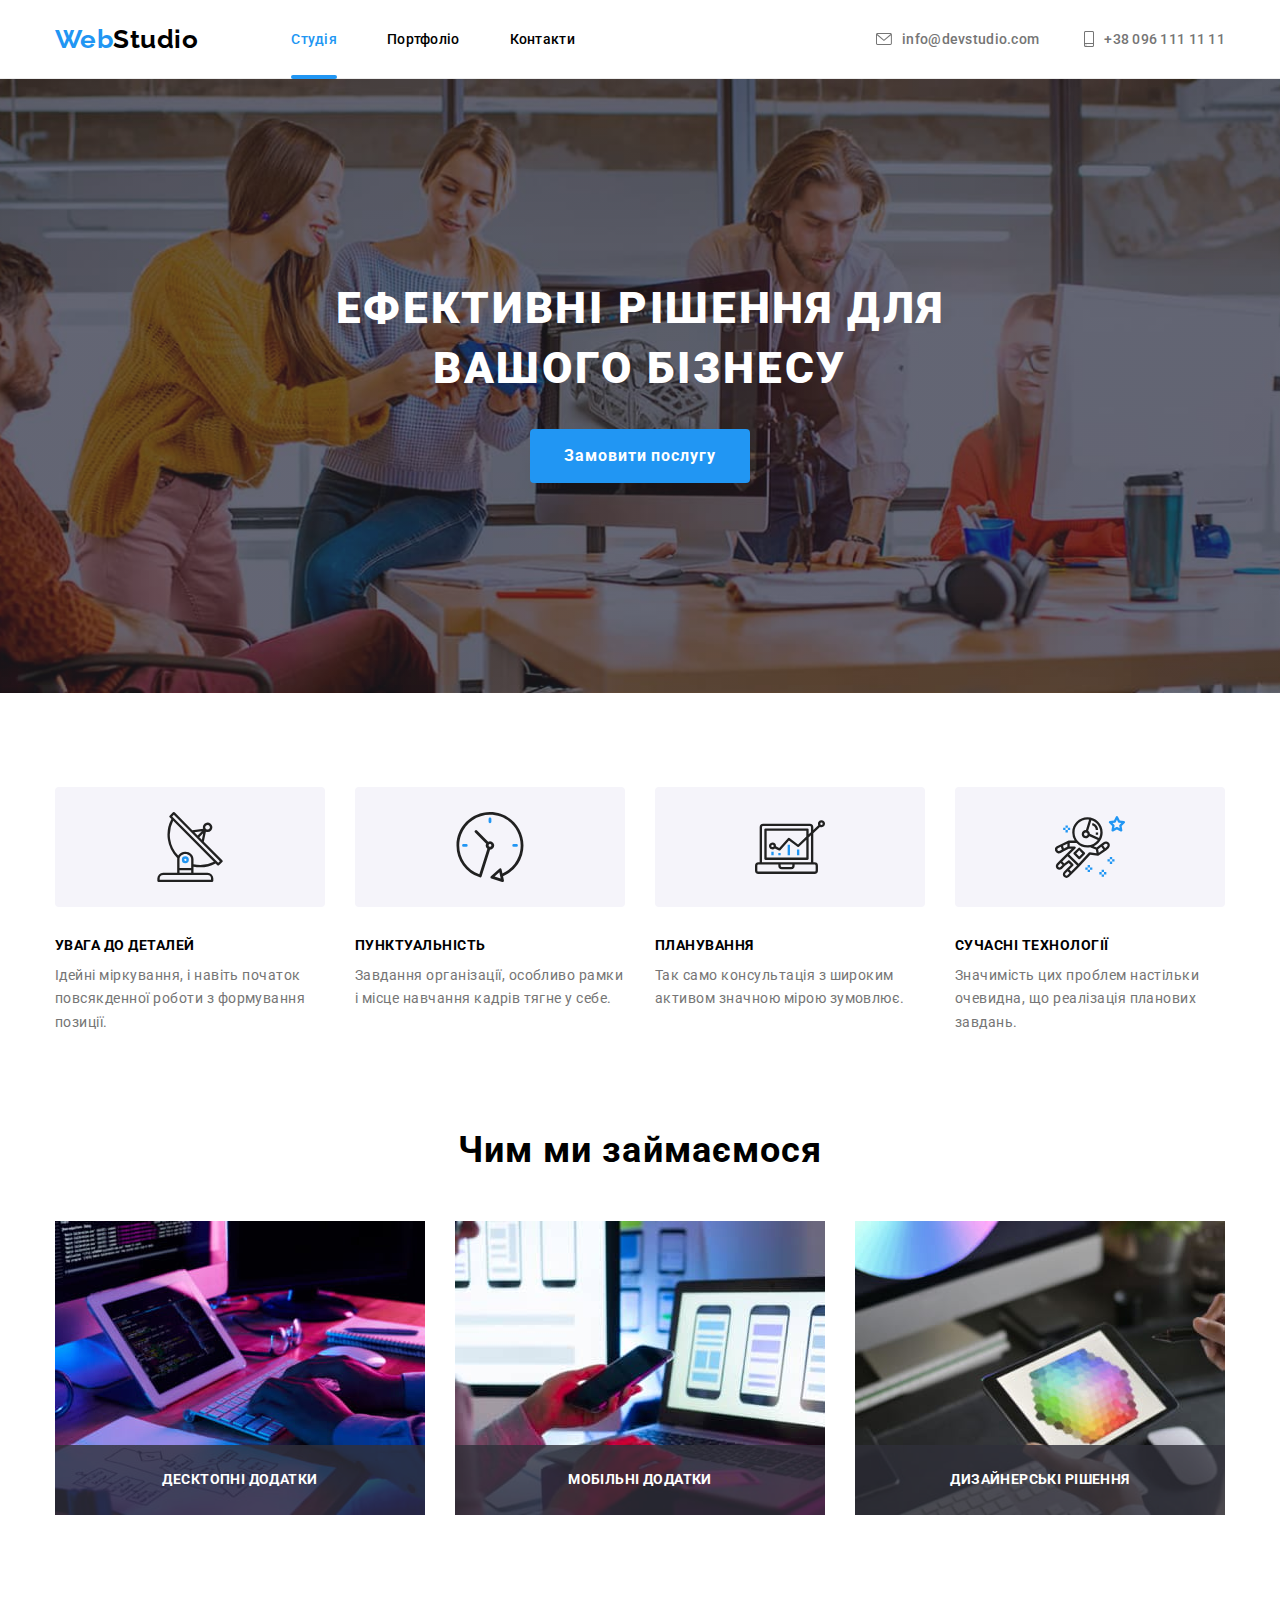
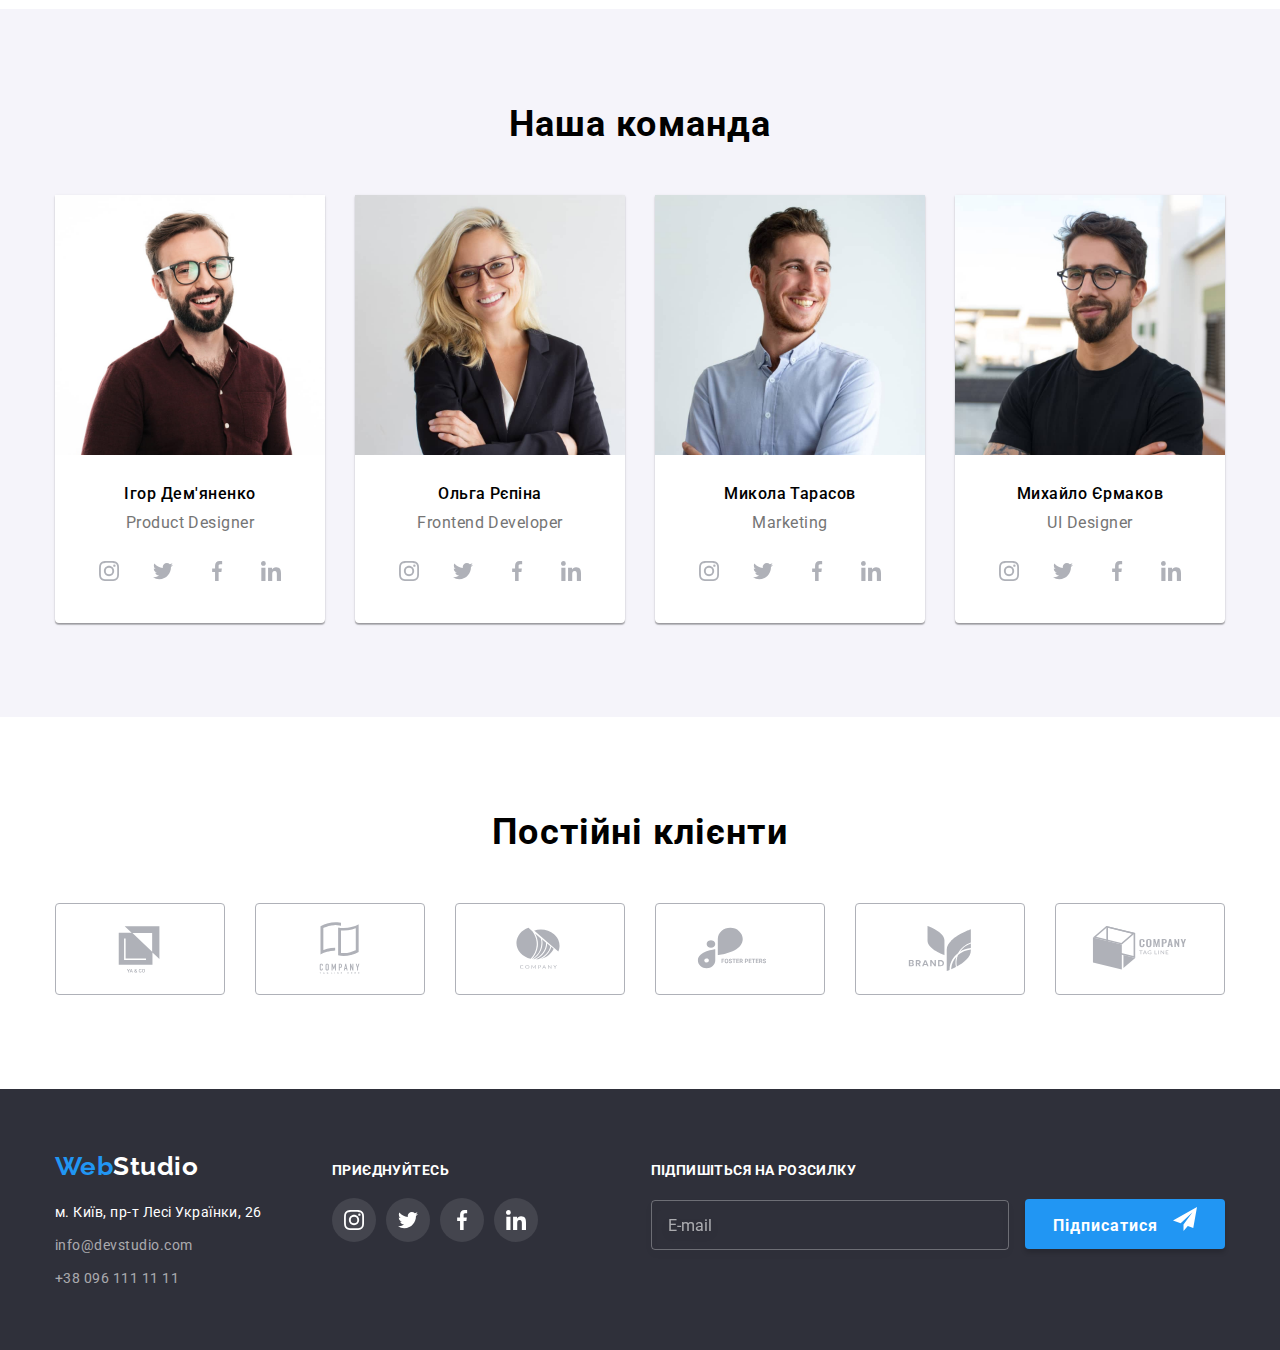
<file: index.html>
<!DOCTYPE html>
<html lang="uk">
<head>
    <meta charset="UTF-8">
    <meta http-equiv="X-UA-Compatible" content="IE=edge">
    <meta name="viewport" content="width=device-width, initial-scale=1.0">
    <title>Студія</title>
    <link rel="stylesheet" href="https://cdnjs.cloudflare.com/ajax/libs/modern-normalize/1.1.0/modern-normalize.min.css">
    <link rel="preconnect" href="https://fonts.googleapis.com">
    <link rel="preconnect" href="https://fonts.gstatic.com" crossorigin>
    <link href="https://fonts.googleapis.com/css2?family=Raleway:wght@700&family=Roboto:wght@400;500;700;900&display=swap"
        rel="stylesheet">
    <link rel="stylesheet" href="./css/main.min.css">
</head>
<body>
    <header class="page-header">
<div class="container">
            <nav class="nav-container">
                <a href="./index.html" class="logo"><span class="logo__1half">Web</span><span class="logo__2half">Studio</span></a>
                <ul class="nav-list">   
                    <li>
                        <a href="./index.html" class="nav-list__link nav-list__link--current">Студія</a>
                    </li>
                    <li>
                        <a href="./portfolio.html" class="nav-list__link">Портфоліо</a>
                    </li>
                    <li>
                        <a href="#" class="nav-list__link">Контакти</a>
                    </li>
                </ul>
            </nav>
            <ul class="header-contacts">
                <li class="header-contacts__item">
                    <a href="mailto:info@devstudio.com" class="header-contacts__mail-link">
                        <svg class="header-contacts__mail-icon" width="16px" height="12px">
                        <use href="./images/icons.svg#icon-envelope"></use>
                    </svg>
                    info@devstudio.com</a>
                </li>
                <li class="header-contacts__item">
                    <a href="tel:+380961111111" class="header-contacts__tel-link">
                        <svg class="header-contacts__tel-icon" width="10px" height="16px">
                            <use href="./images/icons.svg#icon-smartphone"></use>
                        </svg>
                        +38 096 111 11 11</a>
                </li>
            </ul>
</div>  
        </header>
    <main>
    <!-- Hero --> 
    <section class="hero">
        <div class="hero__content">
            <h1 class="hero__title">Ефективні рішення для вашого бізнесу</h1>
            <button type="button" class="hero__button" data-modal-open>Замовити послугу</button>
        </div>
    </section>
    <!--Переваги-->
        <section class="features container">
            <h2 class="features__title">Наші переваги</h2>
            <ul class="features-list">
                <li class="features-list__item">
                  <div class="features-list__icon-box">
                    <svg class="features-list__icon" width="70px" height="70px">
                        <use href="./images/icons.svg#icon-antenna"></use>
                    </svg>
                    </div>
                    <h3 class="features-list__heading">Увага до деталей</h3>
                    <p class="features-list__text">Ідейні міркування, і навіть початок повсякденної роботи з формування позиції.</p>
                </li>
                <li class="features-list__item">
                    <div class="features-list__icon-box">
                    <svg class="features-list__icon" width="70px" height="70px">
                        <use href="./images/icons.svg#icon-clock"></use>
                        </svg>
                        </div>
                    <h3 class="features-list__heading">Пунктуальність</h3>
                    <p class="features-list__text">Завдання організації, особливо рамки і місце навчання кадрів тягне у себе.</p>
                </li>
                <li class="features-list__item">
                    <div class="features-list__icon-box">
                    <svg class="features-list__icon" width="70px" height="70px">
                        <use href="./images/icons.svg#icon-diagram"></use>
                    </svg>
                    </div>
                    <h3 class="features-list__heading">Планування</h3>
                    <p class="features-list__text">Так само консультація з широким активом значною мірою зумовлює.</p>
                </li>
                <li class="features-list__item">
                    <div class="features-list__icon-box">
                    <svg class="features-list__icon" width="70px" height="70px">
                        <use href="./images/icons.svg#icon-astronaut"></use>
                    </svg>
                    </div>
                    <h3 class="features-list__heading">Сучасні технології</h3>
                    <p class="features-list__text">Значимість цих проблем настільки очевидна, що реалізація планових завдань.</p>
                </li>
            </ul>
        </section>
        <!--Що робимо-->
        <section class="working">
            <h2 class="working__title">Чим ми займаємося</h2>
            <ul class="working__list">
                <li class="working__item">
                    <a href="#"><img src="./images/hands-on-keyboard.jpg" alt="клавіатура, планшет, монітори" width="370"
                                height="294" class="working__img">
                            </a><span class="working__text">Десктопні додатки</span>
                </li>
                <li class="working__item">
                    <a href="#"><img src="./images/smartphone.jpg" alt="телефон, ноутбук, монітор" width="370"
                                height="294" class="working__img">
                            </a><span class="working__text">Мобільні додатки</span>
                </li>
                <li class="working__item">
                    <a href="#"><img src="./images/tablet.jpg" alt="планшет та стилус" width="370" height="294" class="working__img">
                    </a><span class="working__text">Дизайнерські рішення</span>
                </li>
            </ul>

        </section>
        <!--Команда-->
        <section class="command">
            <div class="command__container container">   
            <h2 class="command__title">Наша команда</h2>
                <ul class="command__list">
                    <li class="command__item">
                        <div class="employee">
                        <img src="./images/igor-demianenko.jpg" alt="Ігор Дем'яненко" width="270" class="employee__img">
                        <div class="employee__description">
                            <h3 class="employee__name">Ігор Дем'яненко</h3>
                            <p class="employee__profession" lang="en">Product Designer</p>
                              <ul class="social-list">
                                <li class="social-list__item">
                                    <a class="social-list__link" href="https://www.instagram.com/">
                                        <svg class="social-list__icon" width="20" height="20">
                                            <use href="./images/icons.svg#icon-instagram"></use>
                                        </svg>
                                    </a>
                                </li>
                                <li class="social-list__item">
                                    <a class="social-list__link" href="https://twitter.com/APUkraine">
                                        <svg class="social-list__icon" width="20" height="20">
                                            <use href="./images/icons.svg#icon-twitter"></use>
                                        </svg>
                                    </a>
                                </li>
                                <li class="social-list__item">
                                    <a class="social-list__link" href="https://www.facebook.com/pasha.savka.9">
                                        <svg class="social-list__icon" width="20" height="20">
                                            <use href="./images/icons.svg#icon-facebook"></use>
                                        </svg>
                                    </a>
                                </li>
                                <li class="social-list__item">
                                    <a class="social-list__link" href="https://www.linkedin.com/">
                                        <svg class="social-list__icon" width="20" height="20">
                                            <use href="./images/icons.svg#icon-linkedin"></use>
                                        </svg>
                                    </a>
                                </li>
                            </ul>
                        </div>
                        </div>
                    </li>
                    <li class="command__item">
                        <div class="employee">
                        <img src="./images/olga-repina.jpg" alt="Ольга Рєпіна" width="270" class="employee__img">
                        <div class="employee__description">
                            <h3 class="employee__name">Ольга Рєпіна</h3>
                            <p class="employee__profession" lang="en">Frontend Developer</p>
                            <ul class="social-list">
                                <li class="social-list__item">
                                    <a class="social-list__link" href="https://www.instagram.com/polyakovamusic/">
                                        <svg class="social-list__icon" width="20" height="20">
                                            <use href="./images/icons.svg#icon-instagram"></use>
                                        </svg>
                                    </a>
                                </li>
                                <li class="social-list__item">
                                    <a class="social-list__link" href="https://twitter.com/polyakovamusic">
                                        <svg class="social-list__icon" width="20" height="20">
                                            <use href="./images/icons.svg#icon-twitter"></use>
                                        </svg>
                                    </a>
                                </li>
                                <li class="social-list__item">
                                    <a class="social-list__link" href="https://www.facebook.com/polyakovamusic/">
                                        <svg class="social-list__icon" width="20" height="20">
                                            <use href="./images/icons.svg#icon-facebook"></use>
                                        </svg>
                                    </a>
                                </li>
                                <li class="social-list__item">
                                    <a class="social-list__link" href="https://ua.linkedin.com/in/valentina-donchenko">
                                        <svg class="social-list__icon" width="20" height="20">
                                            <use href="./images/icons.svg#icon-linkedin"></use>
                                        </svg>
                                    </a>
                                </li>
                            </ul>
                        </div>
                        </div>
                    </li>
                    <li class="command__item">
                        <div class="employee">
                        <img src="./images/mykola-tarasov.jpg" alt="Микола Тарасов" width="270" class="employee__img">
                        <div class="employee__description">
                            <h3 class="employee__name">Микола Тарасов</h3>
                            <p class="employee__profession" lang="en">Marketing</p>
                            <ul class="social-list">
                                <li class="social-list__item">
                                    <a class="social-list__link" href="https://www.instagram.com/valeriyzaluzhniy/">
                                        <svg class="social-list__icon" width="20" height="20">
                                            <use href="./images/icons.svg#icon-instagram"></use>
                                        </svg>
                                    </a>
                                </li>
                                <li class="social-list__item">
                                    <a class="social-list__link" href="https://twitter.com/APUkraine">
                                        <svg class="social-list__icon" width="20" height="20">
                                            <use href="./images/icons.svg#icon-twitter"></use>
                                        </svg>
                                    </a>
                                </li>
                                <li class="social-list__item">
                                    <a class="social-list__link" href="https://www.facebook.com/pasha.savka.9">
                                        <svg class="social-list__icon" width="20" height="20">
                                            <use href="./images/icons.svg#icon-facebook"></use>
                                        </svg>
                                    </a>
                                </li>
                                <li class="social-list__item">
                                    <a class="social-list__link" href="https://www.linkedin.com/">
                                        <svg class="social-list__icon" width="20" height="20">
                                            <use href="./images/icons.svg#icon-linkedin"></use>
                                        </svg>
                                    </a>
                                </li>
                            </ul>
                        </div>
                        </div>
                    </li>
                    <li class="command__item">
                        <div class="employee">
                        <img src="./images/mykhailo-iermakov.jpg" alt="Михайло Єрмаков" width="270" class="employee__img">
                        <div class="employee__description">
                            <h3 class="employee__name">Михайло Єрмаков</h3>
                            <p class="employee__profession" lang="en">UI Designer</p>
                            <ul class="social-list">
                                <li class="social-list__item">
                                    <a class="social-list__link" href="https://www.instagram.com/siriy_ua/">
                                        <svg class="social-list__icon" width="20" height="20">
                                            <use href="./images/icons.svg#icon-instagram"></use>
                                        </svg>
                                    </a>
                                </li>
                                <li class="social-list__item">
                                    <a class="social-list__link" href="https://twitter.com/APUkraine">
                                        <svg class="social-list__icon" width="20" height="20">
                                            <use href="./images/icons.svg#icon-twitter"></use>
                                        </svg>
                                    </a>
                                </li>
                                <li class="social-list__item">
                                    <a class="social-list__link" href="https://www.facebook.com/pasha.savka.9">
                                        <svg class="social-list__icon"  width="20" height="20">
                                            <use href="./images/icons.svg#icon-facebook"></use>
                                        </svg>
                                    </a>
                                </li>
                                <li class="social-list__item">
                                    <a class="social-list__link" href="https://www.linkedin.com/">
                                        <svg class="social-list__icon" width="20" height="20">
                                            <use href="./images/icons.svg#icon-linkedin"></use>
                                        </svg>
                                    </a>
                                </li>
                            </ul>
                        </div>
                    </div>
                    </li>
                </ul>
                </div>
           </section>
        <!--Клієнти-->
        <section class="clients">
            <div class="container">
            <h1 class="clients__title">
                Постійні клієнти
            </h1>
            <ul class="clients__list">
                <li class="company">
                    <a class="company__link" href="">
                    <svg class="company__logo" width="106" height="60">
                        <use href="./images/icons.svg#icon-logo1"></use>
                    </svg>
                    </a>
                </li>
                <li class="company">
                    <a class="company__link" href="">
                    <svg class="company__logo" width="106" height="60">
                        <use href="./images/icons.svg#icon-logo2"></use>
                    </svg>
                    </a>
                </li>
                <li class="company">
                    <a class="company__link" href="">
                    <svg class="company__logo" width="106" height="60">
                        <use href="./images/icons.svg#icon-logo3"></use>
                    </svg>
                    </a>
                </li>
                <li class="company">
                    <a class="company__link" href="">
                    <svg class="company__logo" width="106" height="60">
                        <use href="./images/icons.svg#icon-logo4"></use>
                    </svg>
                    </a>
                </li>
                <li class="company">
                    <a class="company__link" href="">
                    <svg class="company__logo" width="106" height="60">
                        <use href="./images/icons.svg#icon-logo5"></use>
                    </svg>
                    </a>
                </li>
                <li class="company">
                    <a class="company__link" href="">
                    <svg class="company__logo" width="106" height="60">
                        <use href="./images/icons.svg#icon-logo6"></use>
                    </svg>
                    </a>
                </li>
            </ul>
            </div>
        </section>
    </main>
    <footer class="page-footer">
        <div class="container container page-footer__container">
            <div class="page-footer__content">
                <a href="./index.html" class="logo page-footer__logo"><span class="logo__1half">Web</span><span
                        class="logo__2half logo__2half--inverse">Studio</span></a>
                <address>
                    <ul class="footer-contacts">
                        <li class="footer-contacts__item">
                            <a href="https://goo.gl/maps/hSNY3nVLKRhSjsEh8" class="footer-contacts__address">м. Київ, пр-т Лесі
                                Українки, 26</a>
                        </li>
                        <li class="footer-contacts__item">
                            <a href="mailto:info@devstudio.com" class="footer-contacts__mail">info@devstudio.com</a>
                        </li>
                        <li class="footer-contacts__item">
                            <a href="tel:+380961111111" class="footer-contacts__tel">+38 096 111 11 11</a>
                        </li>
                    </ul>
                </address>
            </div>
            <div class="page-footer__social">
                <span class="page-footer__join">Приєднуйтесь</span>
                <ul class="social-list">
                    <li class="social-list__item">
                        <a class="social-list__link" href="https://www.instagram.com/siriy_ua/">
                            <svg class="social-list__icon" width="20" height="20">
                                <use href="./images/icons.svg#icon-instagram"></use>
                            </svg>
                        </a>
                    </li>
                    <li class="social-list__item">
                        <a class="social-list__link" href="https://twitter.com/APUkraine">
                            <svg class="social-list__icon" width="20" height="20">
                                <use href="./images/icons.svg#icon-twitter"></use>
                            </svg>
                        </a>
                    </li>
                    <li class="social-list__item">
                        <a class="social-list__link" href="https://www.facebook.com/pasha.savka.9">
                            <svg class="social-list__icon" width="20" height="20">
                                <use href="./images/icons.svg#icon-facebook"></use>
                            </svg>
                        </a>
                    </li>
                    <li class="social-list__item">
                        <a class="social-list__link" href="https://www.linkedin.com/">
                            <svg class="social-list__icon" width="20" height="20">
                                <use href="./images/icons.svg#icon-linkedin"></use>
                            </svg>
                        </a>
                    </li>
                </ul>
            </div>
            <div class="footer-subscribe">
                <label for="footer-email" class="footer-subscribe__newsletter">Підпишіться на розсилку</label>
                <div class="footer-subscribe__wrapper">
                    <input 
                    type="email" 
                    name="e-mail"
                    id="footer-email"
                    placeholder="E-mail"
                    class="footer-subscribe__email">
                    <button type="submit" class="footer-subscribe__button">
                        <div class="footer-subscribe__button-content">
                            <span>Підписатися</span>
                                  <svg class="footer-subscribe__icon" width="24" height="24">
                            <use href="./images/icons.svg#icon-send"></use>
                        </svg>
                        </div>
                    </button>
                </div>
            </div>
        </div>
    </footer>
    <div class="backdrop is-hidden" data-modal>
        <div class="modal">
            <button class="modal__button-close" type="button" data-modal-close>
                <svg class="modal__icon-close" width="20" height="20">
                    <use href="./images/icons.svg#icon-close-18">
                    </use>
                </svg>
            </button>
            <p class="modal__title">Залиште свої дані, ми вам передзвонимо</p>
            <form action="" class="modal__form">
                <label for="user-name" class="modal__form-label">Ім'я</label>
                <div class="modal__input-wrapper">
                    <input 
                type="text" 
                name="name" 
                id="user_name"
                class="modal__form-input">
                    <svg class="modal__input-icon" width="18" height="18">
                        <use href="./images/icons.svg#icon-person"></use>
                    </svg>
                </div>
                <label for="user-tel" class="modal__form-label">Телефон</label>
                <div class="modal__input-wrapper">
                    <input 
                type="tel" 
                name="telephone" 
                id="user_tel"
                class="modal__form-input">
                    <svg class="modal__input-icon" width="18" height="18">
                        <use href="./images/icons.svg#icon-phone"></use>
                    </svg>
                </div>
                <label for="user-email" class="form-label">Пошта</label>
                <div class="modal__input-wrapper">
                    <input 
                type="email" 
                name="e-mail"
                id="user_email"
                class="modal__form-input">
                    <svg class="modal__input-icon" width="18" height="18">
                        <use href="./images/icons.svg#icon-email"></use>
                    </svg>
                </div>
                <label for="user-comment" class="modal__form-label">Коментар</label>
                <textarea 
                name="comment" 
                id="user_comment" 
                placeholder="Введіть текст" 
                class="modal__input-comment"></textarea>
                <div class="modal__terms">
                    <input 
                    type="checkbox"
                    name="terms" 
                    id="user_terms"
                    class="modal__checkbox visually-hidden">
                    <label for="user_terms" class="modal__terms-label">
                    Погоджуюся з розсилкою та приймаю
                    <a href="" class="modal__terms-link">Умови договору</a>
                    </label>
                </div>
                <button type="submit" class="modal__button">Відправити</button>
            </form>
        </div>
    </div>
<script src="./js/modal.js"></script>
</body>
</html>
</file>
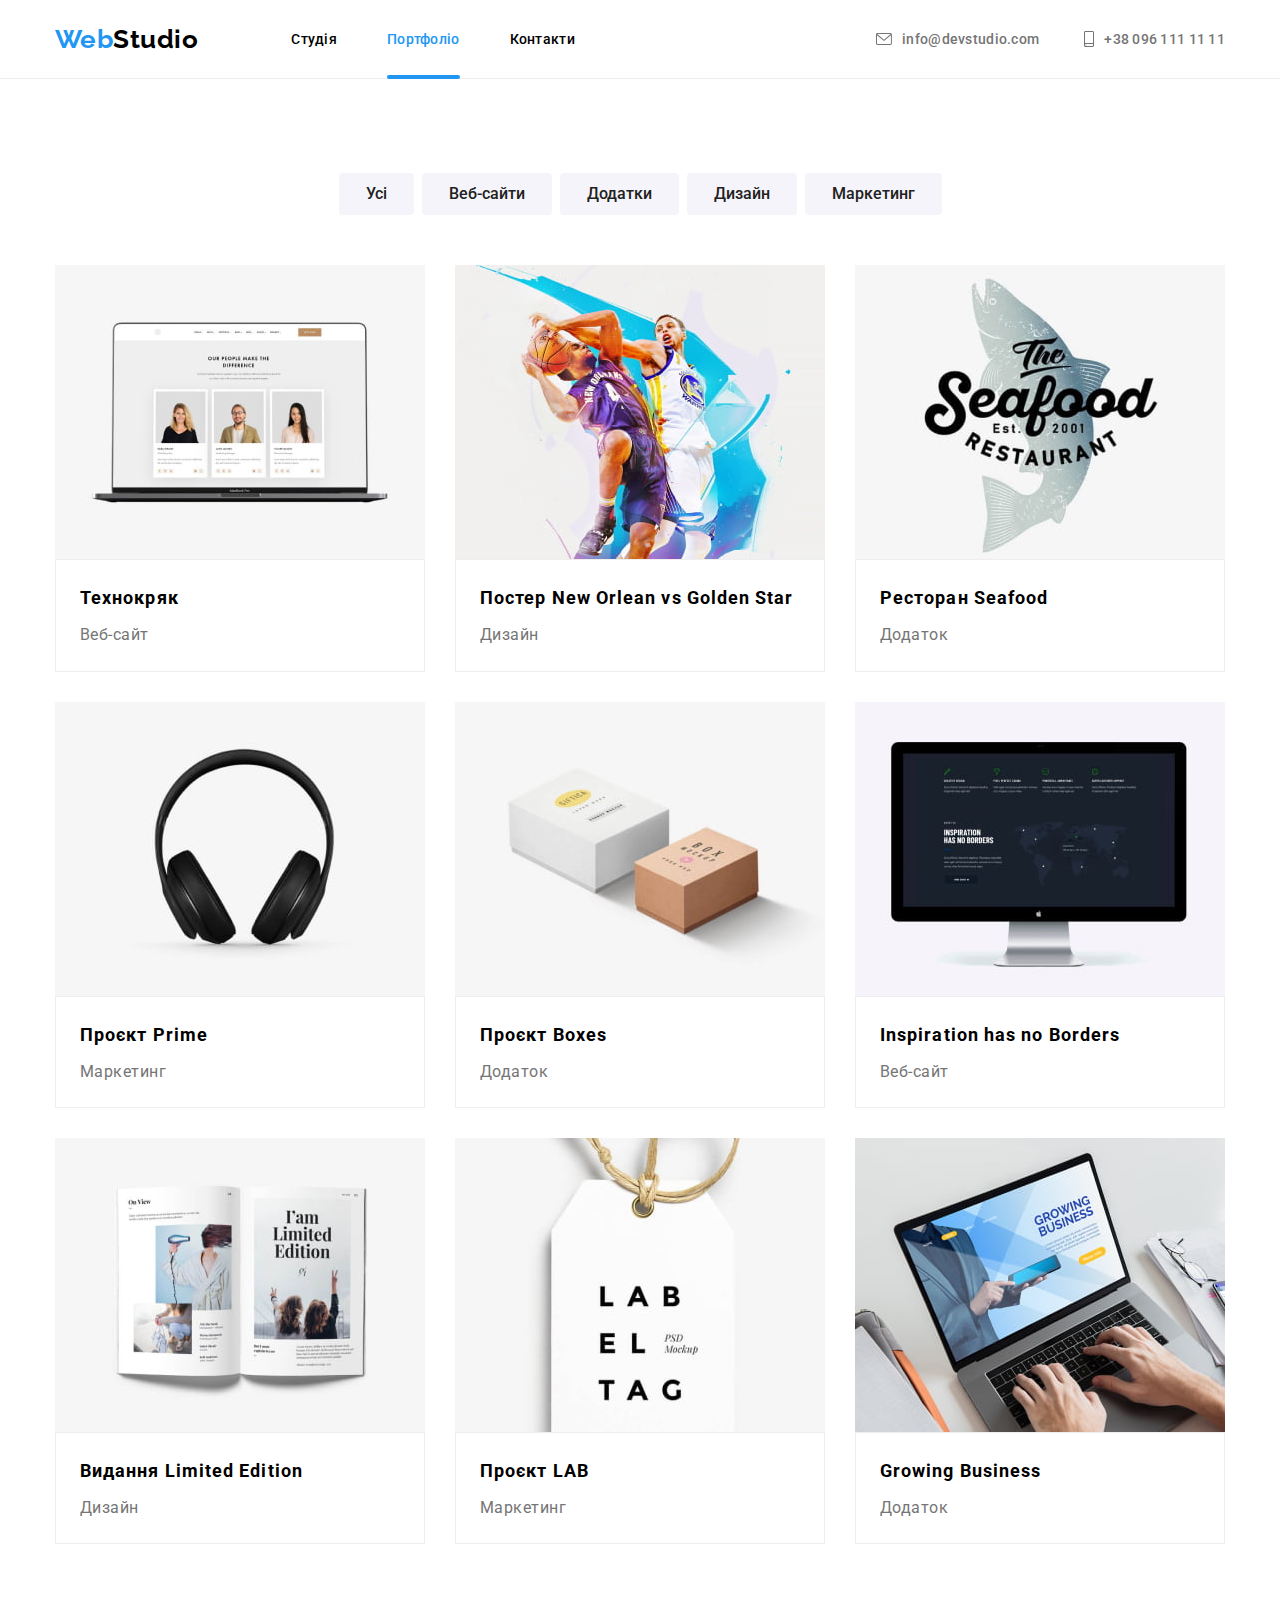
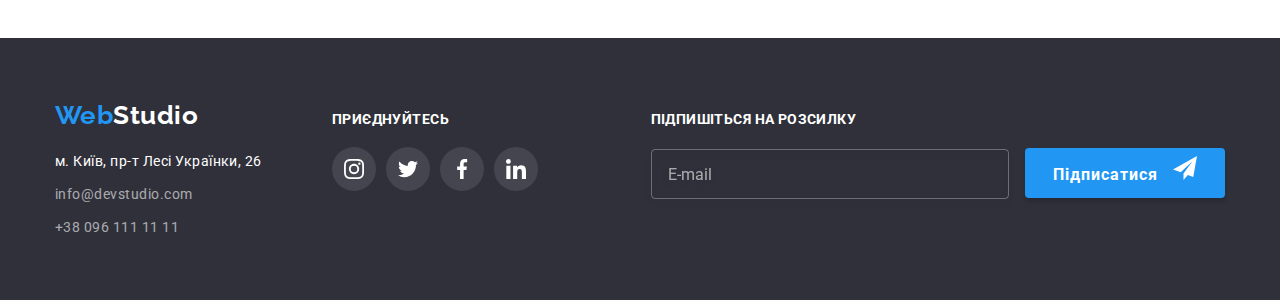
<file: portfolio.html>
<!DOCTYPE html>
<html lang="uk">

<head>
    <meta charset="UTF-8">
    <meta http-equiv="X-UA-Compatible" content="IE=edge">
    <meta name="viewport" content="width=device-width, initial-scale=1.0">
    <title>Портфоліо</title>
    <link rel="stylesheet" href="https://cdnjs.cloudflare.com/ajax/libs/modern-normalize/1.1.0/modern-normalize.min.css">
    <link rel="preconnect" href="https://fonts.googleapis.com">
    <link rel="preconnect" href="https://fonts.gstatic.com" crossorigin>
    <link href="https://fonts.googleapis.com/css2?family=Raleway:wght@700&family=Roboto:wght@400;500;700;900&display=swap"
        rel="stylesheet">
    <link rel="stylesheet" href="./css/main.min.css">
</head>
<body>
    <header class="page-header">
        <div class="container">
            <nav class="nav-container">
                <a href="./index.html" class="logo"><span class="logo__1half">Web</span><span
                        class="logo__2half">Studio</span></a>
                <ul class="nav-list">
                    <li>
                        <a href="./index.html" class="nav-list__link">Студія</a>
                    </li>
                    <li>
                        <a href="./portfolio.html" class="nav-list__link nav-list__link--current">Портфоліо</a>
                    </li>
                    <li>
                        <a href="#" class="nav-list__link">Контакти</a>
                    </li>
                </ul>
            </nav>
            <ul class="header-contacts">
                <li class="header-contacts__item">
                    <a href="mailto:info@devstudio.com" class="header-contacts__mail-link">
                        <svg class="header-contacts__mail-icon" width="16px" height="12px">
                            <use href="./images/icons.svg#icon-envelope"></use>
                        </svg>
                        info@devstudio.com</a>
                </li>
                <li class="header-contacts__item">
                    <a href="tel:+380961111111" class="header-contacts__tel-link">
                        <svg class="header-contacts__tel-icon" width="10px" height="16px">
                            <use href="./images/icons.svg#icon-smartphone"></use>
                        </svg>
                        +38 096 111 11 11</a>
                </li>
            </ul>
        </div>
    </header>
    <main>
<section class="projects">
    <div class="container">
        <h1 class="projects__headline">
            Приклади робіт
        </h1>
        <ul class="projects__button-list">
            <li>
                <button type="button" class="projects__button">Усі</button>
            </li>
            <li>
                <button type="button" class="projects__button">Веб-сайти</button>
            </li>
            <li>
                <button type="button" class="projects__button">Додатки</button>
            </li>
            <li>
                <button type="button" class="projects__button">Дизайн</button>
            </li>
            <li>
                <button type="button" class="projects__button">Маркетинг</button>
            </li>
        </ul>
    </div>
    <div class="container">
        <ul class="projects-list">
            <li class="projects-list__item">
                <div class="project-card">
                <a class="project-card__link" href="#">
                <div class="project-card__overlay-block">
                <img src="./images/Project1.jpg" alt="скрін веб-сайту на ноутбуці" width="370" class="project-card__img">
                <p class="project-card__overlay-text">Ресурс пропонує комплексні пропозиції з різним рівнем 
                        функціоналу та сервісів. Все це дозволить відвідувачу 
                        отримати вичерпні відомості про компанію чи приватну особу.</p>
                </div>
                <div class="project-card__description">
                    <h2 class="project-card__title">Технокряк</h2>
                    <p class="project-card__group">Веб-сайт</p>
                </div>
                </a>
                </div>
            </li>
            <li class="projects-list__item">
                <div class="project-card">
                <a class="project-card__link" href="#">
                <div class="project-card__overlay-block">
                <img src="./images/Project2.jpg" alt="баскетболісти з м'ячем" width="370" class="project-card__img">
                <p class="project-card__overlay-text">Ресурс пропонує комплексні пропозиції з різним рівнем
                    функціоналу та сервісів. Все це дозволить відвідувачу
                    отримати вичерпні відомості про компанію чи приватну особу.</p>
                </div>
                <div class="project-card__description">
                    <h2 class="project-card__title">Постер New Orlean vs Golden Star</h2>
                    <p class="project-card__group">Дизайн</p>
                </div>
                </a>
                </div>
            </li>
            <li class="projects-list__item">
                <div class="project-card">
                <a class="project-card__link" href="#">
                <div class="project-card__overlay-block">
                <img src="./images/Project3.jpg" alt="логотип ресторану" width="370" class="project-card__img">
                <p class="project-card__overlay-text">Ресурс пропонує комплексні пропозиції з різним рівнем
                    функціоналу та сервісів. Все це дозволить відвідувачу
                    отримати вичерпні відомості про компанію чи приватну особу.</p>
                </div>
                <div class="project-card__description">
                    <h2 class="project-card__title">Ресторан Seafood</h2>
                    <p class="project-card__group">Додаток</p>
                </div>
                </a>
                </div>
            </li>
            <li class="projects-list__item">
                <div class="project-card">
                <a class="project-card__link" href="#">
                <div class="project-card__overlay-block">
                <img src="./images/Project4.jpg" alt="навушники" width="370" class="project-card__img">
                <p class="project-card__overlay-text">Ресурс пропонує комплексні пропозиції з різним рівнем
                    функціоналу та сервісів. Все це дозволить відвідувачу
                    отримати вичерпні відомості про компанію чи приватну особу.</p>
                </div>
                <div class="project-card__description">
                    <h2 class="project-card__title">Проєкт Prime</h2>
                    <p class="project-card__group">Маркетинг</p>
                </div>
                </a>
                </div>
            </li>
            <li class="projects-list__item">
                <div class="project-card">
                <a class="project-card__link" href="#">
                <div class="project-card__overlay-block">
                <img src="./images/Project5.jpg" alt="коробки" width="370" class="project-card__img">
                <p class="project-card__overlay-text">Ресурс пропонує комплексні пропозиції з різним рівнем
                    функціоналу та сервісів. Все це дозволить відвідувачу
                    отримати вичерпні відомості про компанію чи приватну особу.</p>
                </div>
                <div class="project-card__description">
                    <h2 class="project-card__title">Проєкт Boxes</h2>
                    <p class="project-card__group">Додаток</p>
                </div>
                </a>
                </div>
            </li>
            <li class="projects-list__item">
                <div class="project-card">
                <a class="project-card__link" href="#">
                <div class="project-card__overlay-block">
                <img src="./images/Project6.jpg" alt="скрін веб-сайту на моніторі" width="370" class="project-card__img">
                <p class="project-card__overlay-text">Ресурс пропонує комплексні пропозиції з різним рівнем
                    функціоналу та сервісів. Все це дозволить відвідувачу
                    отримати вичерпні відомості про компанію чи приватну особу.</p>
                </div>
                <div class="project-card__description">
                    <h2 class="project-card__title">Inspiration has no Borders</h2>
                    <p class="project-card__group">Веб-сайт</p>
                </div>
                </a>
                </div>
            </li>
            <li class="projects-list__item">
                <div class="project-card">
                <a class="project-card__link" href="#">
                <div class="project-card__overlay-block">    
                <img src="./images/Project7.jpg" alt="відкритий журнал" width="370" class="project-card__img">
                <p class="project-card__overlay-text">Ресурс пропонує комплексні пропозиції з різним рівнем
                    функціоналу та сервісів. Все це дозволить відвідувачу
                    отримати вичерпні відомості про компанію чи приватну особу.</p>
                </div>
                <div class="project-card__description">
                    <h2 class="project-card__title">Видання Limited Edition</h2>
                    <p class="project-card__group">Дизайн</p>
                </div>
                </a>
                </div>
            </li>
            <li class="projects-list__item">
                <div class="project-card">
                <a class="project-card__link" href="#">
                <div class="project-card__overlay-block">
                    <img src="./images/Project8.jpg" alt="логотип проєкту" width="370" class="project-card__img">
                <p class="project-card__overlay-text">Ресурс пропонує комплексні пропозиції з різним рівнем
                    функціоналу та сервісів. Все це дозволить відвідувачу
                    отримати вичерпні відомості про компанію чи приватну особу.</p>
                </div>
                <div class="project-card__description">
                    <h2 class="project-card__title">Проєкт LAB</h2>
                    <p class="project-card__group">Маркетинг</p>
                </div>
                </a>
                </div>
            </li>
            <li class="projects-list__item">
                <div class="project-card">
                <a class="project-card__link" href="#">
                <div class="project-card__overlay-block">
                <img src="./images/Project9.jpg" alt="скріе додатку на ноутбуці" width="370" class="project-card__img">
                <p class="project-card__overlay-text">Ресурс пропонує комплексні пропозиції з різним рівнем
                    функціоналу та сервісів. Все це дозволить відвідувачу
                    отримати вичерпні відомості про компанію чи приватну особу.</p>
                </div> 
                    <div class="project-card__description">
                    <h2 class="project-card__title">Growing Business</h2>
                    <p class="project-card__group">Додаток</p>
                </div>
                </a>
                </div>
            </li>
        </ul>
    </div>
    </section>
    </main>
<footer class="page-footer">
    <div class="container page-footer__container">
        <div class="page-footer__content">
            <a href="./index.html" class="logo page-footer__logo"><span class="logo__1half">Web</span><span
                    class="logo__2half logo__2half--inverse">Studio</span></a>
            <address>
                <ul class="footer-contacts">
                    <li class="footer-contacts__item">
                        <a href="https://goo.gl/maps/hSNY3nVLKRhSjsEh8" class="footer-contacts__address">м. Київ, пр-т
                            Лесі
                            Українки, 26</a>
                    </li>
                    <li class="footer-contacts__item">
                        <a href="mailto:info@devstudio.com" class="footer-contacts__mail">info@devstudio.com</a>
                    </li>
                    <li class="footer-contacts__item">
                        <a href="tel:+380961111111" class="footer-contacts__tel">+38 096 111 11 11</a>
                    </li>
                </ul>
            </address>
        </div>
        <div class="page-footer__social">
            <span class="page-footer__join">Приєднуйтесь</span>
            <ul class="social-list">
                <li class="social-list__item">
                    <a class="social-list__link" href="https://www.instagram.com/siriy_ua/">
                        <svg class="social-list__icon" width="20" height="20">
                            <use href="./images/icons.svg#icon-instagram"></use>
                        </svg>
                    </a>
                </li>
                <li class="social-list__item">
                    <a class="social-list__link" href="https://twitter.com/APUkraine">
                        <svg class="social-list__icon" width="20" height="20">
                            <use href="./images/icons.svg#icon-twitter"></use>
                        </svg>
                    </a>
                </li>
                <li class="social-list__item">
                    <a class="social-list__link" href="https://www.facebook.com/pasha.savka.9">
                        <svg class="social-list__icon" width="20" height="20">
                            <use href="./images/icons.svg#icon-facebook"></use>
                        </svg>
                    </a>
                </li>
                <li class="social-list__item">
                    <a class="social-list__link" href="https://www.linkedin.com/">
                        <svg class="social-list__icon" width="20" height="20">
                            <use href="./images/icons.svg#icon-linkedin"></use>
                        </svg>
                    </a>
                </li>
            </ul>
        </div>
        <div class="footer-subscribe">
            <label for="footer-email" class="footer-subscribe__newsletter">Підпишіться на розсилку</label>
            <div class="footer-subscribe__wrapper">
                <input type="email" name="e-mail" id="footer-email" placeholder="E-mail"
                    class="footer-subscribe__email">
                <button type="submit" class="footer-subscribe__button">
                    <div class="footer-subscribe__button-content">
                        <span>Підписатися</span>
                        <svg class="footer-subscribe__icon" width="24" height="24">
                            <use href="./images/icons.svg#icon-send"></use>
                        </svg>
                    </div>
                </button>
            </div>
        </div>
    </div>
</footer>
</body>
</html>
</file>
<file: css/main.min.css>
.visually-hidden{position:absolute;width:1px;height:1px;margin:-1px;border:0;padding:0;white-space:nowrap;-webkit-clip-path:inset(100%);clip-path:inset(100%);clip:rect(0 0 0 0);overflow:hidden}.container{display:-webkit-box;display:-ms-flexbox;display:flex;padding:0 15px;width:1200px;margin-left:auto;margin-right:auto;-ms-flex-line-pack:center;align-content:center}.clients .container{-webkit-box-orient:vertical;-webkit-box-direction:normal;-ms-flex-direction:column;flex-direction:column}.logo{display:block;padding-bottom:0;-ms-flex-line-pack:center;align-content:center;padding:0;text-decoration:none;font-family:"Raleway",sans-serif;font-weight:700;font-size:26px;line-height:1.17}.logo__1half{color:#2196f3}.logo__2half{color:#000}.logo__2half--inverse{color:#fff}.page-footer__logo{margin-bottom:20px}.social-list{display:-webkit-box;display:-ms-flexbox;display:flex;list-style-type:none;padding-left:0;gap:10px;-webkit-box-pack:center;-ms-flex-pack:center;justify-content:center;margin-top:0;margin-bottom:0;list-style-type:none}.social-list__link{display:-webkit-box;display:-ms-flexbox;display:flex;width:100%;height:100%;border-radius:50%;-webkit-box-align:center;-ms-flex-align:center;align-items:center;-webkit-box-pack:center;-ms-flex-pack:center;justify-content:center;color:#afb1b8;-webkit-transition-property:color,background-color,fill,border-color,opacity,visibility,-webkit-box-shadow,-webkit-transform;transition-property:color,background-color,fill,border-color,opacity,visibility,-webkit-box-shadow,-webkit-transform;transition-property:color,background-color,fill,box-shadow,border-color,opacity,visibility,transform;transition-property:color,background-color,fill,box-shadow,border-color,opacity,visibility,transform,-webkit-box-shadow,-webkit-transform;-webkit-transition-duration:250ms;transition-duration:250ms;-webkit-transition-timing-function:cubic-bezier(0.4, 0, 0.2, 1);transition-timing-function:cubic-bezier(0.4, 0, 0.2, 1)}.social-list__icon{fill:currentColor}.social-list__item{width:44px;height:44px}.social-list__link:hover,.social-list__link:focus{color:#fff;background-color:#2196f3}.page-footer .social-list__link,.page-footer .social-list__link{color:#fff;background-color:rgba(255,255,255,.1)}.page-footer .social-list__link:hover,.page-footer .social-list__link:focus{background-color:#2196f3}.backdrop{position:fixed;top:0;left:0;width:100%;height:100%;background-color:rgba(0,0,0,.5);-webkit-transition-property:opacity,visibility,-webkit-transform;transition-property:opacity,visibility,-webkit-transform;transition-property:opacity,visibility,transform;transition-property:opacity,visibility,transform,-webkit-transform;-webkit-transition-duration:250ms;transition-duration:250ms;-webkit-transition-timing-function:cubic-bezier(0.4, 0, 0.2, 1);transition-timing-function:cubic-bezier(0.4, 0, 0.2, 1)}.backdrop.is-hidden{opacity:0;visibility:hidden;pointer-events:none}body{color:var(--headline-color);background-color:var(--main-color);font-family:"Roboto",sans-serif;letter-spacing:.03em;margin:auto}.clients{padding-top:94px;padding-bottom:94px}.clients__title{margin:0 0 50px 0;font-size:36px;line-height:1.17;text-align:center;letter-spacing:.03em}.clients__list{display:-webkit-box;display:-ms-flexbox;display:flex;list-style-type:none;padding-left:0;gap:30px;margin:0}.company{width:170px;height:92px}.company__logo{fill:#afb1b8;-webkit-transition-property:color,background-color,fill,border-color,opacity,visibility,-webkit-box-shadow,-webkit-transform;transition-property:color,background-color,fill,border-color,opacity,visibility,-webkit-box-shadow,-webkit-transform;transition-property:color,background-color,fill,box-shadow,border-color,opacity,visibility,transform;transition-property:color,background-color,fill,box-shadow,border-color,opacity,visibility,transform,-webkit-box-shadow,-webkit-transform;-webkit-transition-duration:250ms;transition-duration:250ms;-webkit-transition-timing-function:cubic-bezier(0.4, 0, 0.2, 1);transition-timing-function:cubic-bezier(0.4, 0, 0.2, 1)}.company__link:hover .company__logo,.company__link:focus .company__logo{fill:#2196f3}.company__link{display:-webkit-box;display:-ms-flexbox;display:flex;width:100%;height:100%;-webkit-box-pack:center;-ms-flex-pack:center;justify-content:center;-webkit-box-align:center;-ms-flex-align:center;align-items:center;border:1px solid #afb1b8;border-radius:4px;-webkit-transition-property:color,background-color,fill,border-color,opacity,visibility,-webkit-box-shadow,-webkit-transform;transition-property:color,background-color,fill,border-color,opacity,visibility,-webkit-box-shadow,-webkit-transform;transition-property:color,background-color,fill,box-shadow,border-color,opacity,visibility,transform;transition-property:color,background-color,fill,box-shadow,border-color,opacity,visibility,transform,-webkit-box-shadow,-webkit-transform;-webkit-transition-duration:250ms;transition-duration:250ms;-webkit-transition-timing-function:cubic-bezier(0.4, 0, 0.2, 1);transition-timing-function:cubic-bezier(0.4, 0, 0.2, 1)}.company__link:hover,.company__link:focus{border:1px solid #2196f3;border-radius:4px}.command__title{font-size:36px;line-height:1.17;text-align:center;letter-spacing:.03em}.command{background-color:#f5f4fa}.employee__description{padding:30px 0}.employee__name{font-weight:500;font-size:16px;line-height:1.17;margin:0 0 10px 0}.employee__profession{font-size:16px;line-height:1.17;color:#757575;margin:0;margin-bottom:16px}.command__container{-webkit-box-orient:vertical;-webkit-box-direction:normal;-ms-flex-direction:column;flex-direction:column}.command__list{padding:0;margin:0;display:-webkit-box;display:-ms-flexbox;display:flex;gap:30px;-webkit-box-pack:center;-ms-flex-pack:center;justify-content:center;list-style-type:none}.command__title{margin:0 0 50px 0}.command__item{text-align:center;background-color:#fff;-webkit-box-shadow:0px 1px 3px rgba(0,0,0,.12),0px 1px 1px rgba(0,0,0,.14),0px 2px 1px rgba(0,0,0,.2);box-shadow:0px 1px 3px rgba(0,0,0,.12),0px 1px 1px rgba(0,0,0,.14),0px 2px 1px rgba(0,0,0,.2);border-radius:0px 0px 4px 4px}.command{padding:94px 0}.employee__img{display:block}.features__title{display:none}.features-list__heading{text-transform:uppercase;font-size:14px;line-height:1.17}.features-list__text{font-size:14px;line-height:1.7;color:#757575}.features{padding-top:94px}.features-list{display:-webkit-box;display:-ms-flexbox;display:flex;margin:0;padding-left:0;gap:30px;list-style-type:none}.features-list__item{width:calc((100% - 90px)/4)}.features-list__heading{margin:0 0 10px 0}.features-list__text{margin:0}.features-list__icon-box{width:270px;height:120px;display:-webkit-box;display:-ms-flexbox;display:flex;-webkit-box-pack:center;-ms-flex-pack:center;justify-content:center;-webkit-box-align:center;-ms-flex-align:center;align-items:center;margin-bottom:30px;border-radius:4px;background-color:#f5f4fa}.hero{background-color:#2f303a}.hero__title{color:#fff;font-weight:900;font-size:44px;line-height:1.36;text-align:center;letter-spacing:.06em;text-transform:uppercase}.hero__button{color:#fff;background:#2196f3;cursor:pointer;font-weight:700;font-size:16px;line-height:1.88;font-family:inherit;letter-spacing:.06em;border-color:rgba(0,0,0,0)}.hero{-ms-flex-line-pack:center;align-content:center;padding-top:200px;padding-bottom:210px;margin:0 auto}.hero__title{width:700px;margin:0 auto 30px auto}.hero__button{display:block;margin-left:auto;margin-right:auto;padding:10px 32px;border-radius:4px}.hero{background-image:-webkit-gradient(linear, left top, right top, from(rgba(47, 48, 58, 0.4)), to(rgba(47, 48, 58, 0.4))),url("../images/hero-img.jpg");background-image:linear-gradient(to right, rgba(47, 48, 58, 0.4), rgba(47, 48, 58, 0.4)),url("../images/hero-img.jpg");background-position:center;background-repeat:no-repeat;background-size:cover}.modal{position:absolute;display:-webkit-box;display:-ms-flexbox;display:flex;top:50%;left:50%;min-width:528px;min-height:581px;padding:40px;background-color:#fff;border-radius:4px;-webkit-box-shadow:0px 1px 3px rgba(0,0,0,.12),0px 1px 1px rgba(0,0,0,.14),0px 2px 1px rgba(0,0,0,.2);box-shadow:0px 1px 3px rgba(0,0,0,.12),0px 1px 1px rgba(0,0,0,.14),0px 2px 1px rgba(0,0,0,.2);-webkit-box-orient:vertical;-webkit-box-direction:normal;-ms-flex-direction:column;flex-direction:column}.backdrop .modal{-webkit-transition-property:opacity,visibility,-webkit-transform;transition-property:opacity,visibility,-webkit-transform;transition-property:opacity,visibility,transform;transition-property:opacity,visibility,transform,-webkit-transform;-webkit-transition-duration:250ms;transition-duration:250ms;-webkit-transition-timing-function:cubic-bezier(0.4, 0, 0.2, 1);transition-timing-function:cubic-bezier(0.4, 0, 0.2, 1);-webkit-transform:translate(-50%, -50%) scale(1);transform:translate(-50%, -50%) scale(1)}.backdrop.is-hidden .modal{opacity:0;visibility:hidden;pointer-events:none;-webkit-transition-property:opacity,visibility,-webkit-transform;transition-property:opacity,visibility,-webkit-transform;transition-property:opacity,visibility,transform;transition-property:opacity,visibility,transform,-webkit-transform;-webkit-transition-duration:250ms;transition-duration:250ms;-webkit-transition-timing-function:cubic-bezier(0.4, 0, 0.2, 1);transition-timing-function:cubic-bezier(0.4, 0, 0.2, 1);-webkit-transform:translate(-50%, -50%) scale(0.1);transform:translate(-50%, -50%) scale(0.1)}.modal__button-close{display:-webkit-box;display:-ms-flexbox;display:flex;width:30px;height:30px;-webkit-box-pack:center;-ms-flex-pack:center;justify-content:center;-webkit-box-align:center;-ms-flex-align:center;align-items:center;border:1px solid rgba(0,0,0,.15);border-radius:50%;position:absolute;top:8px;right:8px;padding:0;margin:0;background:none;cursor:pointer}.modal__button-close:hover,.modal__button-close:focus{fill:#2196f3}.modal__form{display:-webkit-box;display:-ms-flexbox;display:flex;-webkit-box-orient:vertical;-webkit-box-direction:normal;-ms-flex-direction:column;flex-direction:column}.modal__title{font-style:normal;font-weight:700;font-size:20px;line-height:1.15;text-align:center;padding:0;margin:0 0 12px 0}.modal__form-label{font-weight:400;font-size:12px;line-height:1.17;letter-spacing:.01em;color:#757575;margin-bottom:4px}.modal__form-input{height:40px;width:100%;border:1px solid rgba(33,33,33,.2);border-radius:4px;padding-left:40px}.modal__input-wrapper:hover .modal__form-input,.modal__input-wrapper:focus-within .modal__form-input{border:1px solid #2196f3}.modal__input-wrapper{position:relative;color:#212121;margin-bottom:10px}.modal__input-wrapper:hover,.modal__input-wrapper:focus-within{color:#2196f3}.modal__input-icon{position:absolute;left:12px;top:50%;-webkit-transform:translateY(-50%);transform:translateY(-50%);fill:currentColor}.modal__input-comment{height:120px;resize:none;width:100%;border:1px solid rgba(33,33,33,.2);border-radius:4px;margin-bottom:20px;padding:12px 16px}.modal__input-comment:hover,.modal__input-comment:focus{border:1px solid #2196f3}.modal__input-comment::-webkit-input-placeholder{display:-webkit-box;display:flex;font-weight:400;font-size:12px;line-height:14px;letter-spacing:.01em;color:rgba(117,117,117,.5)}.modal__input-comment::-moz-placeholder{display:flex;font-weight:400;font-size:12px;line-height:14px;letter-spacing:.01em;color:rgba(117,117,117,.5)}.modal__input-comment:-ms-input-placeholder{display:-ms-flexbox;display:flex;font-weight:400;font-size:12px;line-height:14px;letter-spacing:.01em;color:rgba(117,117,117,.5)}.modal__input-comment::-ms-input-placeholder{display:-ms-flexbox;display:flex;font-weight:400;font-size:12px;line-height:14px;letter-spacing:.01em;color:rgba(117,117,117,.5)}.modal__input-comment::placeholder{display:-webkit-box;display:-ms-flexbox;display:flex;font-weight:400;font-size:12px;line-height:14px;letter-spacing:.01em;color:rgba(117,117,117,.5)}.modal__terms{display:-webkit-box;display:-ms-flexbox;display:flex;margin-bottom:30px;margin-left:12px;-webkit-box-align:center;-ms-flex-align:center;align-items:center}.modal__button{background-color:#2196f3;border:none;-webkit-box-shadow:0px 4px 4px --foter-shadow;box-shadow:0px 4px 4px --foter-shadow;border-radius:4px;width:200px;height:50px;color:#fff;-ms-flex-item-align:center;align-self:center;letter-spacing:.06em;font-weight:700;font-size:16px;line-height:1.88;cursor:pointer}.modal__button:hover,.modal__button:focus{background-color:#188ce8}.modal__terms-link{color:#2196f3}.modal__terms-label{position:relative;padding-left:23px;font-size:14px;line-height:1.7;color:#757575}.modal__terms-label::before{content:"";position:absolute;width:16px;height:15px;top:50%;-webkit-transform:translateY(-50%);transform:translateY(-50%);left:0;border:2px solid #212121;border-radius:2px}.modal__terms-label::after{content:"";position:absolute;width:16px;height:15px;top:50%;-webkit-transform:translateY(-50%);transform:translateY(-50%);left:0;border:2px solid #2196f3;border-radius:2px;background-image:url("../images/Vector.svg");background-size:contain;background-repeat:no-repeat;background-color:#2196f3;opacity:0}.modal__checkbox:checked+.modal__terms-label::after{opacity:1}.nav-list{display:-webkit-box;display:-ms-flexbox;display:flex;margin:0 0 0 93px;padding-left:0;gap:50px;list-style-type:none;font-weight:500;font-size:14px;line-height:1.17;letter-spacing:.02em}.nav-list__link{position:relative;display:block;color:inherit;text-decoration:none;-webkit-transition-property:color,background-color,fill,border-color,opacity,visibility,-webkit-box-shadow,-webkit-transform;transition-property:color,background-color,fill,border-color,opacity,visibility,-webkit-box-shadow,-webkit-transform;transition-property:color,background-color,fill,box-shadow,border-color,opacity,visibility,transform;transition-property:color,background-color,fill,box-shadow,border-color,opacity,visibility,transform,-webkit-box-shadow,-webkit-transform;-webkit-transition-duration:250ms;transition-duration:250ms;-webkit-transition-timing-function:cubic-bezier(0.4, 0, 0.2, 1);transition-timing-function:cubic-bezier(0.4, 0, 0.2, 1)}.nav-list__link:hover{color:#2196f3;fill:#2196f3}.nav-list__link:hover::after{opacity:1}.nav-list__link:focus{color:#2196f3;fill:#2196f3}.nav-list__link:focus::after{opacity:1}.nav-list__link::after{content:"";position:absolute;display:block;width:100%;height:4px;left:0;bottom:-32px;border-radius:2px;background-color:#2196f3;opacity:0;-webkit-transition-property:color,background-color,fill,border-color,opacity,visibility,-webkit-box-shadow,-webkit-transform;transition-property:color,background-color,fill,border-color,opacity,visibility,-webkit-box-shadow,-webkit-transform;transition-property:color,background-color,fill,box-shadow,border-color,opacity,visibility,transform;transition-property:color,background-color,fill,box-shadow,border-color,opacity,visibility,transform,-webkit-box-shadow,-webkit-transform;-webkit-transition-duration:250ms;transition-duration:250ms;-webkit-transition-timing-function:cubic-bezier(0.4, 0, 0.2, 1);transition-timing-function:cubic-bezier(0.4, 0, 0.2, 1)}.nav-container{display:-webkit-box;display:-ms-flexbox;display:flex;-webkit-box-align:center;-ms-flex-align:center;align-items:center}.nav-list__link--current{color:#2196f3}.nav-list__link--current::after{content:"";opacity:1}.footer-contacts__address{color:#fff;-webkit-transition-property:color,background-color,fill,border-color,opacity,visibility,-webkit-box-shadow,-webkit-transform;transition-property:color,background-color,fill,border-color,opacity,visibility,-webkit-box-shadow,-webkit-transform;transition-property:color,background-color,fill,box-shadow,border-color,opacity,visibility,transform;transition-property:color,background-color,fill,box-shadow,border-color,opacity,visibility,transform,-webkit-box-shadow,-webkit-transform;-webkit-transition-duration:250ms;transition-duration:250ms;-webkit-transition-timing-function:cubic-bezier(0.4, 0, 0.2, 1);transition-timing-function:cubic-bezier(0.4, 0, 0.2, 1)}.footer-contacts__address:hover,.footer-contacts__address:focus{color:#2196f3;fill:#2196f3}.footer-contacts__tel{color:rgba(255,255,255,.6)}.footer-contacts__tel:hover,.footer-contacts__tel:focus{color:#2196f3}.footer-contacts__mail{color:rgba(255,255,255,.6)}.footer-contacts__mail:hover,.footer-contacts__mail:focus{color:#2196f3}.footer-contacts__tel,.footer-contacts__mail,.footer-contacts__address{text-decoration:none}.footer-contacts__tel{white-space:nowrap}.page-footer{background-color:#2f303a;margin:auto;padding:60px 0}.footer-contacts{padding:0;margin:0}.footer-contacts__item:not(:last-child){margin-bottom:9px}.footer-contacts__mail,.footer-contacts__tel{display:-webkit-box;display:-ms-flexbox;display:flex;-webkit-box-align:center;-ms-flex-align:center;align-items:center;-webkit-transition-property:color,background-color,fill,border-color,opacity,visibility,-webkit-box-shadow,-webkit-transform;transition-property:color,background-color,fill,border-color,opacity,visibility,-webkit-box-shadow,-webkit-transform;transition-property:color,background-color,fill,box-shadow,border-color,opacity,visibility,transform;transition-property:color,background-color,fill,box-shadow,border-color,opacity,visibility,transform,-webkit-box-shadow,-webkit-transform;-webkit-transition-duration:250ms;transition-duration:250ms;-webkit-transition-timing-function:cubic-bezier(0.4, 0, 0.2, 1);transition-timing-function:cubic-bezier(0.4, 0, 0.2, 1)}.page-footer{display:-webkit-box;display:-ms-flexbox;display:flex}.page-footer__join{display:inline-block;font-style:normal;font-weight:700;font-size:14px;line-height:1.17;letter-spacing:.03em;text-transform:uppercase;color:#fff;margin-bottom:20px}.page-footer__container{-webkit-box-align:baseline;-ms-flex-align:baseline;align-items:baseline}.page-footer__social{padding-top:12px;margin-left:70px}.footer-contacts{font-size:14px;line-height:1.7;font-style:normal;list-style-type:none}.footer-subscribe__newsletter{margin-bottom:20px;font-weight:700;font-size:14px;line-height:1.14;letter-spacing:.03em;text-transform:uppercase;color:#fff}.footer-subscribe{display:-webkit-box;display:-ms-flexbox;display:flex;-webkit-box-orient:vertical;-webkit-box-direction:normal;-ms-flex-direction:column;flex-direction:column;padding-top:12px;-webkit-box-pack:end;-ms-flex-pack:end;justify-content:flex-end;margin-left:auto}.footer-subscribe__email{width:358px;height:50px;margin-right:12px;padding-left:16px;background-color:inherit;border:1px solid rgba(255,255,255,.3);border-radius:4px;-webkit-filter:drop-shadow(0px 4px 4px rgba(0, 0, 0, 0.15));filter:drop-shadow(0px 4px 4px rgba(0, 0, 0, 0.15));color:#fff}.footer-subscribe__email::-webkit-input-placeholder{font-weight:400;font-size:16px;line-height:1.25;display:-webkit-box;display:flex;-webkit-box-align:center;align-items:center;color:rgba(255,255,255,.6)}.footer-subscribe__email::-moz-placeholder{font-weight:400;font-size:16px;line-height:1.25;display:flex;align-items:center;color:rgba(255,255,255,.6)}.footer-subscribe__email:-ms-input-placeholder{font-weight:400;font-size:16px;line-height:1.25;display:-ms-flexbox;display:flex;-ms-flex-align:center;align-items:center;color:rgba(255,255,255,.6)}.footer-subscribe__email::-ms-input-placeholder{font-weight:400;font-size:16px;line-height:1.25;display:-ms-flexbox;display:flex;-ms-flex-align:center;align-items:center;color:rgba(255,255,255,.6)}.footer-subscribe__email::placeholder{font-weight:400;font-size:16px;line-height:1.25;display:-webkit-box;display:-ms-flexbox;display:flex;-webkit-box-align:center;-ms-flex-align:center;align-items:center;color:rgba(255,255,255,.6)}.footer-subscribe__button{width:200px;height:50px;padding:0;background-color:#2196f3;-webkit-box-shadow:0px 4px 4px rgba(0,0,0,.15);box-shadow:0px 4px 4px rgba(0,0,0,.15);border-radius:4px;border:none;font-weight:700;font-size:16px;line-height:1.88;letter-spacing:.06em;color:#fff}.footer-subscribe__icon{margin-left:10px;fill:currentColor}.header-contacts{font-weight:500;font-size:14px;line-height:1.17;letter-spacing:.02em}.header-contacts__tel-link,.header-contacts__mail-link{display:-webkit-box;display:-ms-flexbox;display:flex;-webkit-box-align:center;-ms-flex-align:center;align-items:center;color:#757575;text-decoration:none}.header-contacts__tel-link:hover,.header-contacts__tel-link:focus,.header-contacts__mail-link:hover,.header-contacts__mail-link:focus{color:#2196f3;fill:#2196f3}.header-contacts__mail-icon,.header-contacts__tel-icon{fill:#757575;margin-right:10px;-webkit-transition-property:color,fill;transition-property:color,fill;-webkit-transition-duration:250ms;transition-duration:250ms;-webkit-transition-timing-function:cubic-bezier(0.4, 0, 0.2, 1);transition-timing-function:cubic-bezier(0.4, 0, 0.2, 1)}.header-contacts__mail-link:hover .header-contacts__mail-icon,.header-contacts__tel-link:hover .header-contacts__mail-icon,.header-contacts__mail-link:focus .header-contacts__mail-icon,.header-contacts__tel-link:focus .header-contacts__mail-icon,.header-contacts__mail-link:hover .header-contacts__tel-icon,.header-contacts__tel-link:hover .header-contacts__tel-icon,.header-contacts__mail-link:focus .header-contacts__tel-icon,.header-contacts__tel-link:focus .header-contacts__tel-icon{color:#2196f3;fill:#2196f3}.page-header{border-bottom:1px solid #ececec;padding-top:24px;padding-bottom:24px}.header-contacts{display:-webkit-box;display:-ms-flexbox;display:flex;margin:0 0 0 auto;padding-left:0;gap:45px;-webkit-box-align:center;-ms-flex-align:center;align-items:center;list-style-type:none}.header-contacts__item{display:-webkit-box;display:-ms-flexbox;display:flex}.header-contacts__tel,.header-contacts__mail,.header-contacts__mail-icon,.header-contacts__tel-icon{-webkit-transition-property:color,fill;transition-property:color,fill;-webkit-transition-duration:250ms;transition-duration:250ms;-webkit-transition-timing-function:cubic-bezier(0.4, 0, 0.2, 1);transition-timing-function:cubic-bezier(0.4, 0, 0.2, 1)}.projects{padding-top:94px;padding-bottom:94px}.projects__button-list{display:-webkit-box;display:-ms-flexbox;display:flex;margin:0 auto 50px auto;gap:8px;padding-left:0;list-style-type:none}.projects__button{padding:6px 22px;border-radius:4px;border-color:rgba(0,0,0,0);-webkit-transition-property:color,background-color,fill,border-color,opacity,visibility,-webkit-box-shadow,-webkit-transform;transition-property:color,background-color,fill,border-color,opacity,visibility,-webkit-box-shadow,-webkit-transform;transition-property:color,background-color,fill,box-shadow,border-color,opacity,visibility,transform;transition-property:color,background-color,fill,box-shadow,border-color,opacity,visibility,transform,-webkit-box-shadow,-webkit-transform;-webkit-transition-duration:250ms;transition-duration:250ms;-webkit-transition-timing-function:cubic-bezier(0.4, 0, 0.2, 1);transition-timing-function:cubic-bezier(0.4, 0, 0.2, 1)}.projects__button:first-of-type{padding:6px 25px}.projects-list{display:-webkit-box;display:-ms-flexbox;display:flex;-ms-flex-wrap:wrap;flex-wrap:wrap;padding:0;margin:0;gap:30px;list-style-type:none}.project-card{-webkit-transition-property:color,background-color,fill,border-color,opacity,visibility,-webkit-box-shadow,-webkit-transform;transition-property:color,background-color,fill,border-color,opacity,visibility,-webkit-box-shadow,-webkit-transform;transition-property:color,background-color,fill,box-shadow,border-color,opacity,visibility,transform;transition-property:color,background-color,fill,box-shadow,border-color,opacity,visibility,transform,-webkit-box-shadow,-webkit-transform;-webkit-transition-duration:250ms;transition-duration:250ms;-webkit-transition-timing-function:cubic-bezier(0.4, 0, 0.2, 1);transition-timing-function:cubic-bezier(0.4, 0, 0.2, 1)}.project-card:hover,.project-card:focus{-webkit-box-shadow:0px 1px 1px rgba(0,0,0,.12),0px 4px 4px rgba(0,0,0,.06),1px 4px 6px rgba(0,0,0,.16);box-shadow:0px 1px 1px rgba(0,0,0,.12),0px 4px 4px rgba(0,0,0,.06),1px 4px 6px rgba(0,0,0,.16)}.project-card__img{display:block}.project-card__title{margin:0;margin-bottom:4px}.project-card__group{margin:0}.project-card__description{padding:20px 24px;border:1px solid #eee}.project-card__link{text-decoration:none;color:inherit}.projects__button{color:#212121;background:#f5f4fa;cursor:pointer;font-weight:500;font-size:16px;line-height:1.63;font-family:inherit}.projects__button:hover,.projects__button:focus{color:#fff;background:#2196f3;-webkit-box-shadow:0px 3px 1px rgba(0,0,0,.1),0px 1px 2px rgba(0,0,0,.08),0px 2px 2px rgba(0,0,0,.12);box-shadow:0px 3px 1px rgba(0,0,0,.1),0px 1px 2px rgba(0,0,0,.08),0px 2px 2px rgba(0,0,0,.12)}.projects__headline{display:none}.project-card__title{font-weight:700;font-size:18px;line-height:2;letter-spacing:.06em}.project-card__group{font-size:16px;line-height:1.88;color:#757575}.project-card__overlay-block{position:relative;overflow:hidden}.project-card__overlay-text{position:absolute;display:-webkit-box;display:-ms-flexbox;display:flex;bottom:0;width:100%;height:100%;padding:24px;-webkit-box-align:center;-ms-flex-align:center;align-items:center;background-color:rgba(33,150,243,.9);font-size:18px;line-height:1.56;color:#fff;margin:0;-webkit-transform:translateY(100%);transform:translateY(100%);-webkit-transition-property:-webkit-transform;transition-property:-webkit-transform;transition-property:transform;transition-property:transform, -webkit-transform;-webkit-transition-duration:250ms;transition-duration:250ms;-webkit-transition-timing-function:cubic-bezier(0.4, 0, 0.2, 1);transition-timing-function:cubic-bezier(0.4, 0, 0.2, 1)}.project-card__link:hover .project-card__overlay-text,.project-card__link:focus .project-card__overlay-text{-webkit-transform:translateY(0);transform:translateY(0)}.working__title{margin:0 0 50px 0;font-size:36px;line-height:1.17;text-align:center;letter-spacing:.03em}.working{padding:94px 15px;margin-left:auto;margin-right:auto;-ms-flex-line-pack:center;align-content:center}.working__list{display:-webkit-box;display:-ms-flexbox;display:flex;-webkit-box-sizing:border-box;box-sizing:border-box;-webkit-box-pack:center;-ms-flex-pack:center;justify-content:center;padding:0;margin:0;gap:30px;list-style-type:none}.working__item{position:relative}.working__img{display:block}.working__text{position:absolute;display:-webkit-box;display:-ms-flexbox;display:flex;left:0;bottom:0;background-color:rgba(47,48,58,.8);width:100%;height:70px;-webkit-box-align:center;-ms-flex-align:center;align-items:center;-webkit-box-pack:center;-ms-flex-pack:center;justify-content:center;text-transform:uppercase;font-style:normal;font-weight:700;font-size:14px;line-height:1.14;letter-spacing:.03em;color:#fff}/*# sourceMappingURL=main.min.css.map */
</file>
